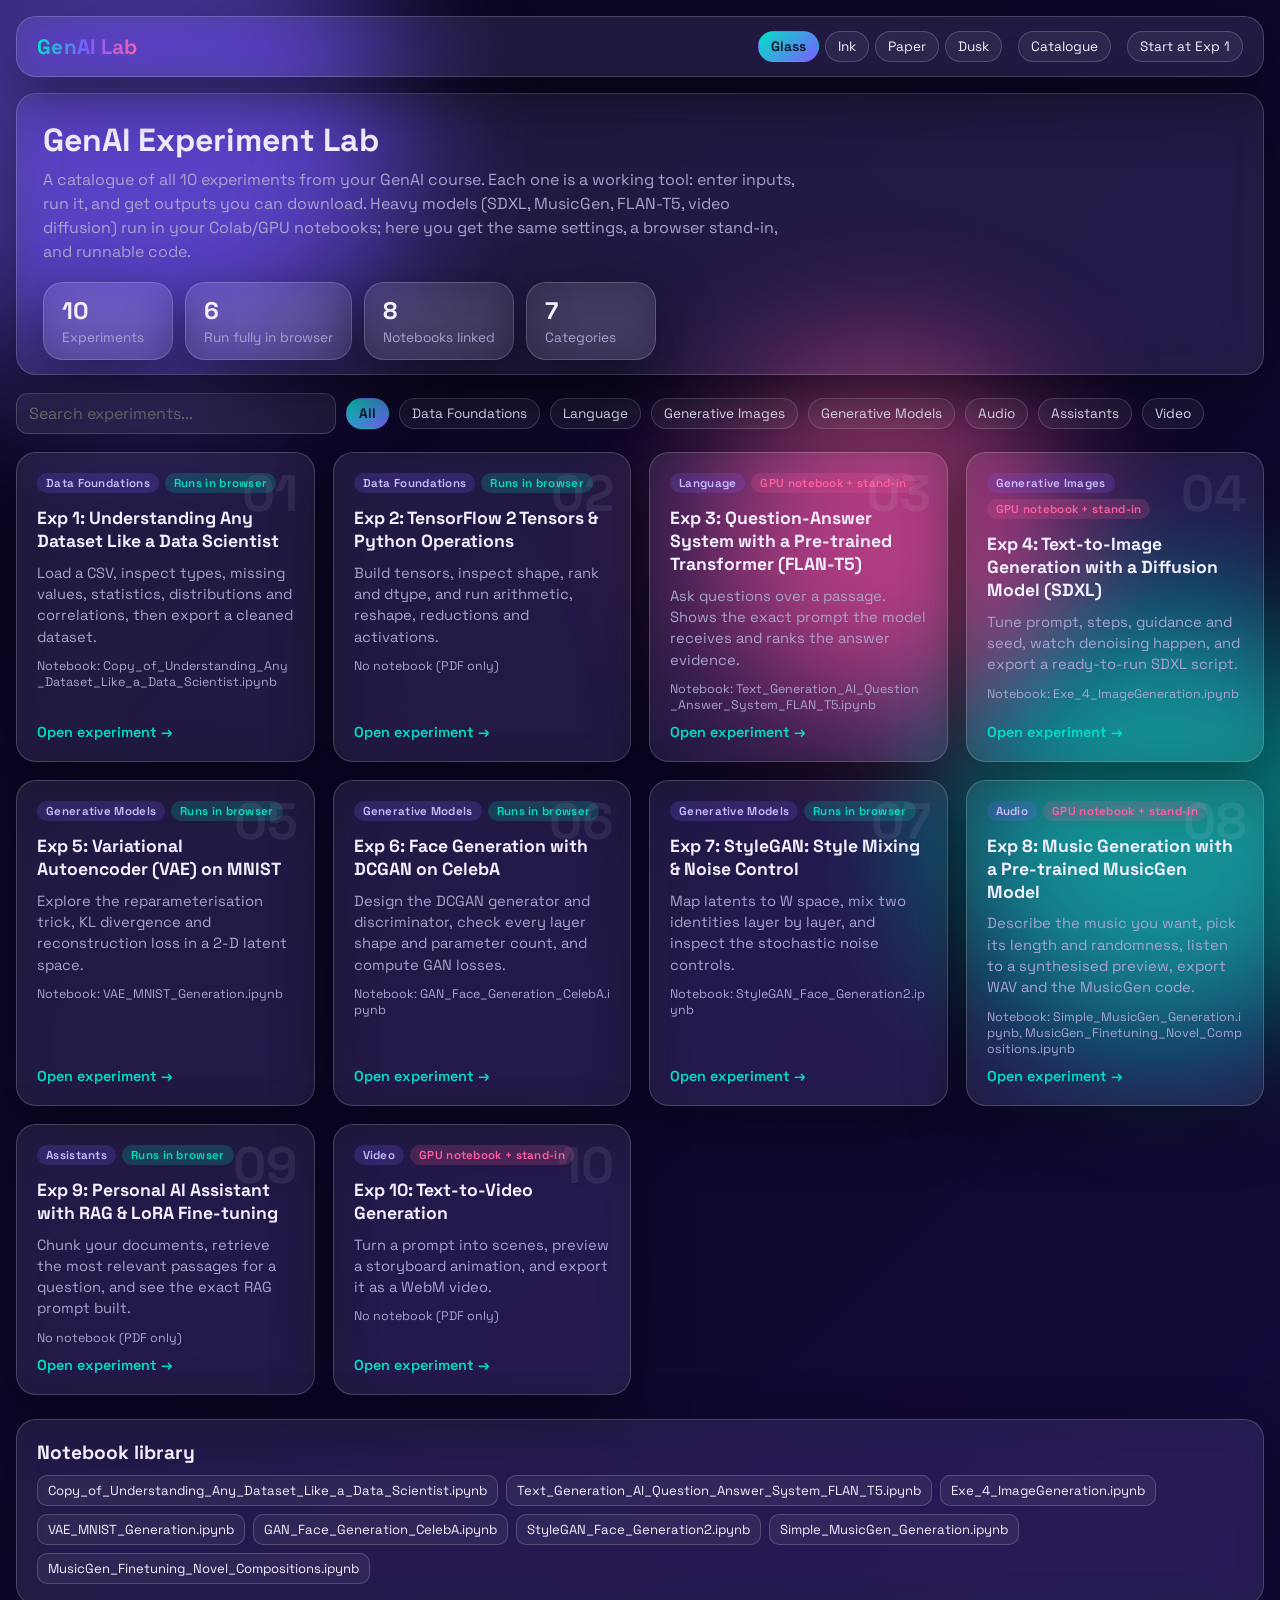
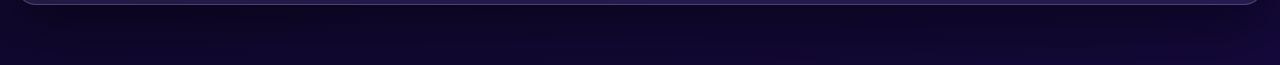
<file: GenAI_Lab/index.html>
<!doctype html>
<html lang="en">
<head>
<meta charset="utf-8">
<meta name="viewport" content="width=device-width,initial-scale=1">
<title>GenAI Experiment Lab</title>
<link rel="preconnect" href="https://fonts.googleapis.com">
<link rel="preconnect" href="https://fonts.gstatic.com" crossorigin>
<link href="https://fonts.googleapis.com/css2?family=Space+Grotesk:wght@400;500;600;700&display=swap" rel="stylesheet">
<link rel="stylesheet" href="css/glass.css">
<link rel="stylesheet" href="css/themes.css">
</head>
<body>
<div class="orb a"></div><div class="orb b"></div><div class="orb c"></div>
<header class="top glass">
  <div class="brand">GenAI Lab</div>
  <span class="spacer"></span>
  <div class="theme-switch" role="group" aria-label="Theme" style="display:flex;gap:6px;flex-wrap:wrap">
    <button class="chip" data-theme-pick="glass">Glass</button>
    <button class="chip" data-theme-pick="ink">Ink</button>
    <button class="chip" data-theme-pick="paper">Paper</button>
    <button class="chip" data-theme-pick="dusk">Dusk</button>
  </div>
  <a class="chip" href="#/">Catalogue</a>
  <a class="chip" href="#/exp/1">Start at Exp 1</a>
</header>
<main id="view"></main>
<div id="toast" class="toast glass"></div>
<script src="js/core.js"></script>
<script src="js/text.js"></script>
<script src="js/data.js"></script>
<script src="js/models.js"></script>
<script src="js/creative.js"></script>
</body>
</html>
</file>
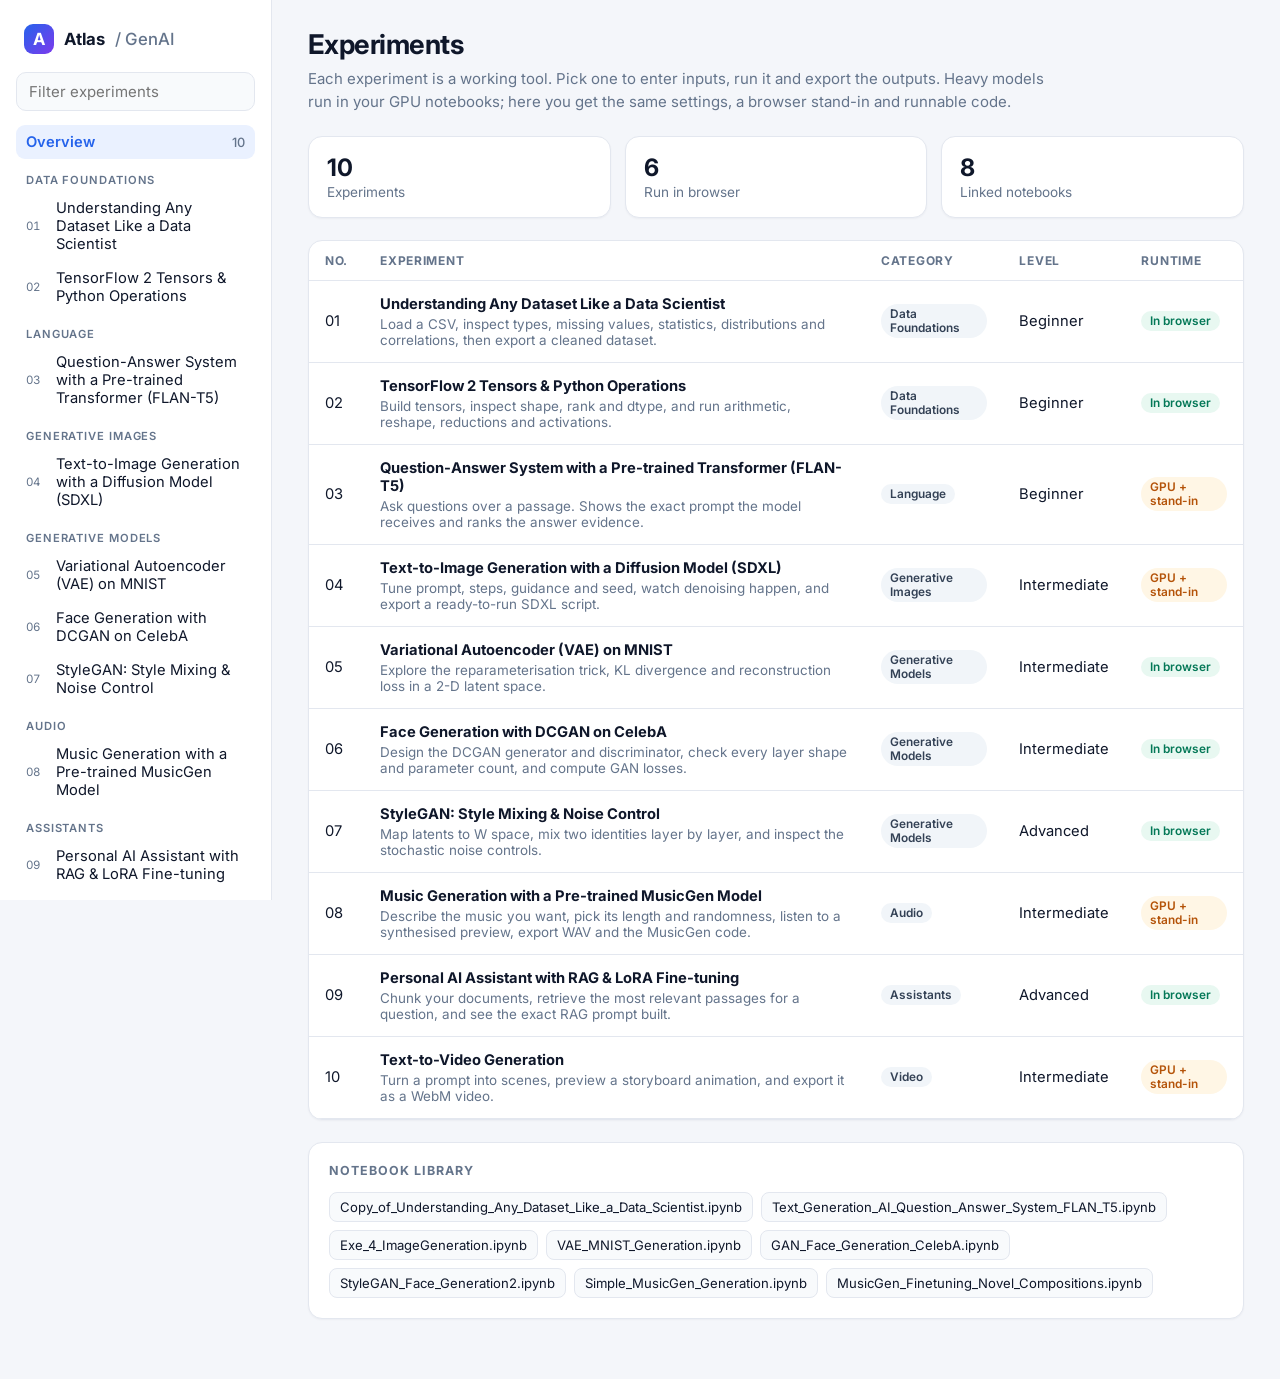
<file: GenAI_Lab_Atlas/index.html>
<!doctype html>
<html lang="en">
<head>
<meta charset="utf-8">
<meta name="viewport" content="width=device-width,initial-scale=1">
<title>Atlas · GenAI Lab</title>
<link rel="preconnect" href="https://fonts.googleapis.com">
<link rel="preconnect" href="https://fonts.gstatic.com" crossorigin>
<link href="https://fonts.googleapis.com/css2?family=Inter:wght@400;500;600;700&display=swap" rel="stylesheet">
<link rel="stylesheet" href="css/app.css">
</head>
<body>
<div class="app">
  <aside class="sidebar">
    <div class="brand"><span class="logo">A</span> Atlas <span style="color:#64748b;font-weight:500">/ GenAI</span></div>
    <input id="q" type="search" placeholder="Filter experiments">
    <nav id="nav"></nav>
    <div class="side-foot">Browse, run and export all 10 experiments.</div>
  </aside>
  <main class="content" id="main"></main>
</div>
<div id="toast" class="toast hidden"></div>
<script src="js/helpers.js"></script>
<script src="js/text.js"></script>
<script src="js/data.js"></script>
<script src="js/models.js"></script>
<script src="js/creative.js"></script>
<script src="js/app.js"></script>
</body>
</html>
</file>
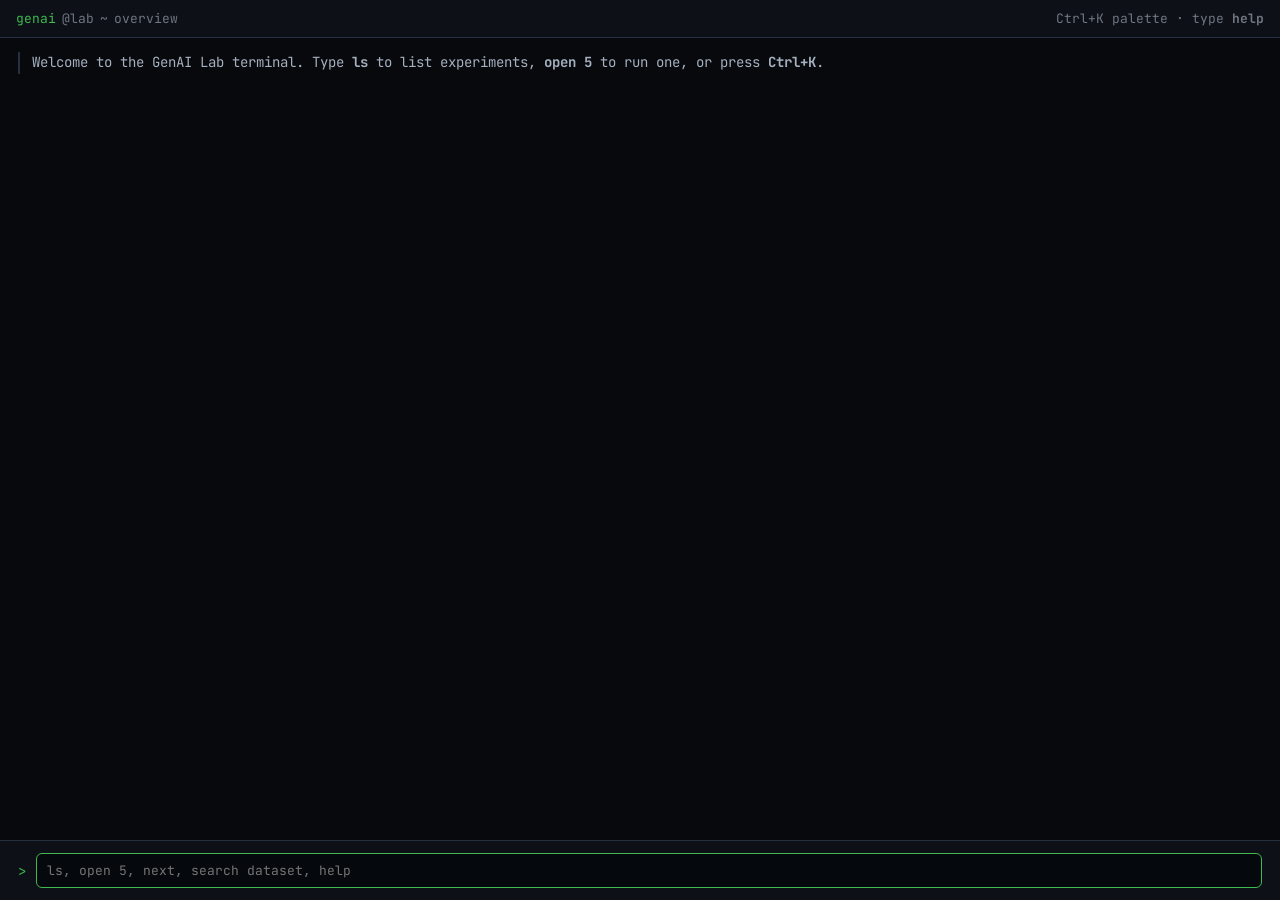
<file: GenAI_Lab_Command/index.html>
<!doctype html>
<html lang="en">
<head>
<meta charset="utf-8">
<meta name="viewport" content="width=device-width,initial-scale=1">
<title>Terminal · GenAI Lab</title>
<link rel="preconnect" href="https://fonts.googleapis.com">
<link rel="preconnect" href="https://fonts.gstatic.com" crossorigin>
<link href="https://fonts.googleapis.com/css2?family=JetBrains+Mono:wght@400;600&display=swap" rel="stylesheet">
<link rel="stylesheet" href="css/app.css">
</head>
<body>
<div class="shell">
  <header class="bar"><span class="g">genai</span><span class="m">@lab</span> <span class="m">~</span> <span class="m" id="ctx">overview</span><span class="spacer"></span><span class="m">Ctrl+K palette &middot; type <b>help</b></span></header>
  <main id="log" class="log" aria-live="polite"></main>
  <form id="form" class="prompt" autocomplete="off">
    <span class="g">&gt;</span><input id="cmd" type="text" placeholder="ls, open 5, next, search dataset, help" spellcheck="false" autofocus>
  </form>
</div>
<div id="pal" class="pal hidden" role="dialog" aria-label="Command palette">
  <div class="pal-box">
    <input id="palq" type="text" placeholder="Jump to experiment..." autocomplete="off">
    <ul id="pallist"></ul>
    <div class="pal-foot">&uarr;&darr; move &middot; Enter open &middot; Esc close</div>
  </div>
</div>
<div id="toast" class="toast hidden"></div>
<script src="js/helpers.js"></script>
<script src="js/text.js"></script>
<script src="js/data.js"></script>
<script src="js/models.js"></script>
<script src="js/creative.js"></script>
<script src="js/app.js"></script>
</body>
</html>
</file>
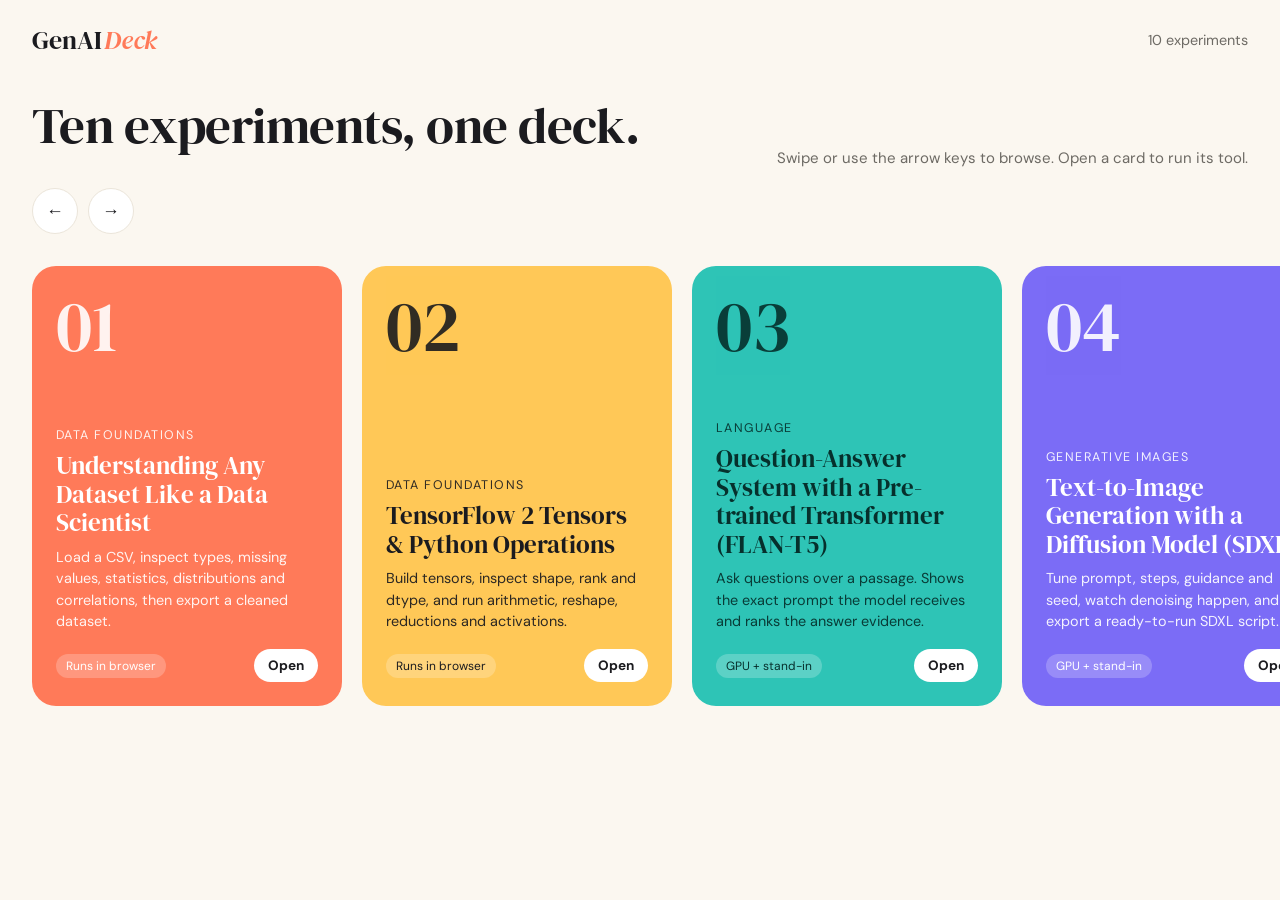
<file: GenAI_Lab_Deck/index.html>
<!doctype html>
<html lang="en">
<head>
<meta charset="utf-8">
<meta name="viewport" content="width=device-width,initial-scale=1">
<title>Deck · GenAI Lab</title>
<link rel="preconnect" href="https://fonts.googleapis.com">
<link rel="preconnect" href="https://fonts.gstatic.com" crossorigin>
<link href="https://fonts.googleapis.com/css2?family=DM+Sans:wght@400;500;700&family=DM+Serif+Display&display=swap" rel="stylesheet">
<link rel="stylesheet" href="css/app.css">
</head>
<body>
<header class="top">
  <div class="brand">GenAI<em>Deck</em></div>
  <div class="count" id="count">10 experiments</div>
</header>

<section id="home" class="home">
  <div class="home-intro">
    <h1>Ten experiments, one deck.</h1>
    <p>Swipe or use the arrow keys to browse. Open a card to run its tool.</p>
    <div class="nav-arrows">
      <button class="round" id="prev-card" aria-label="Previous">&larr;</button>
      <button class="round" id="next-card" aria-label="Next">&rarr;</button>
    </div>
  </div>
  <div class="track" id="track"></div>
</section>

<section id="stage" class="stage hidden">
  <div class="stage-top" id="stage-top"></div>
  <div class="stage-body" id="stage-body"></div>
  <div class="stage-foot">
    <button class="round" id="s-prev" aria-label="Previous experiment">&larr;</button>
    <div class="dots" id="dots"></div>
    <button class="round" id="s-next" aria-label="Next experiment">&rarr;</button>
  </div>
</section>

<div id="toast" class="toast hidden"></div>
<script src="js/helpers.js"></script>
<script src="js/text.js"></script>
<script src="js/data.js"></script>
<script src="js/models.js"></script>
<script src="js/creative.js"></script>
<script src="js/app.js"></script>
</body>
</html>
</file>
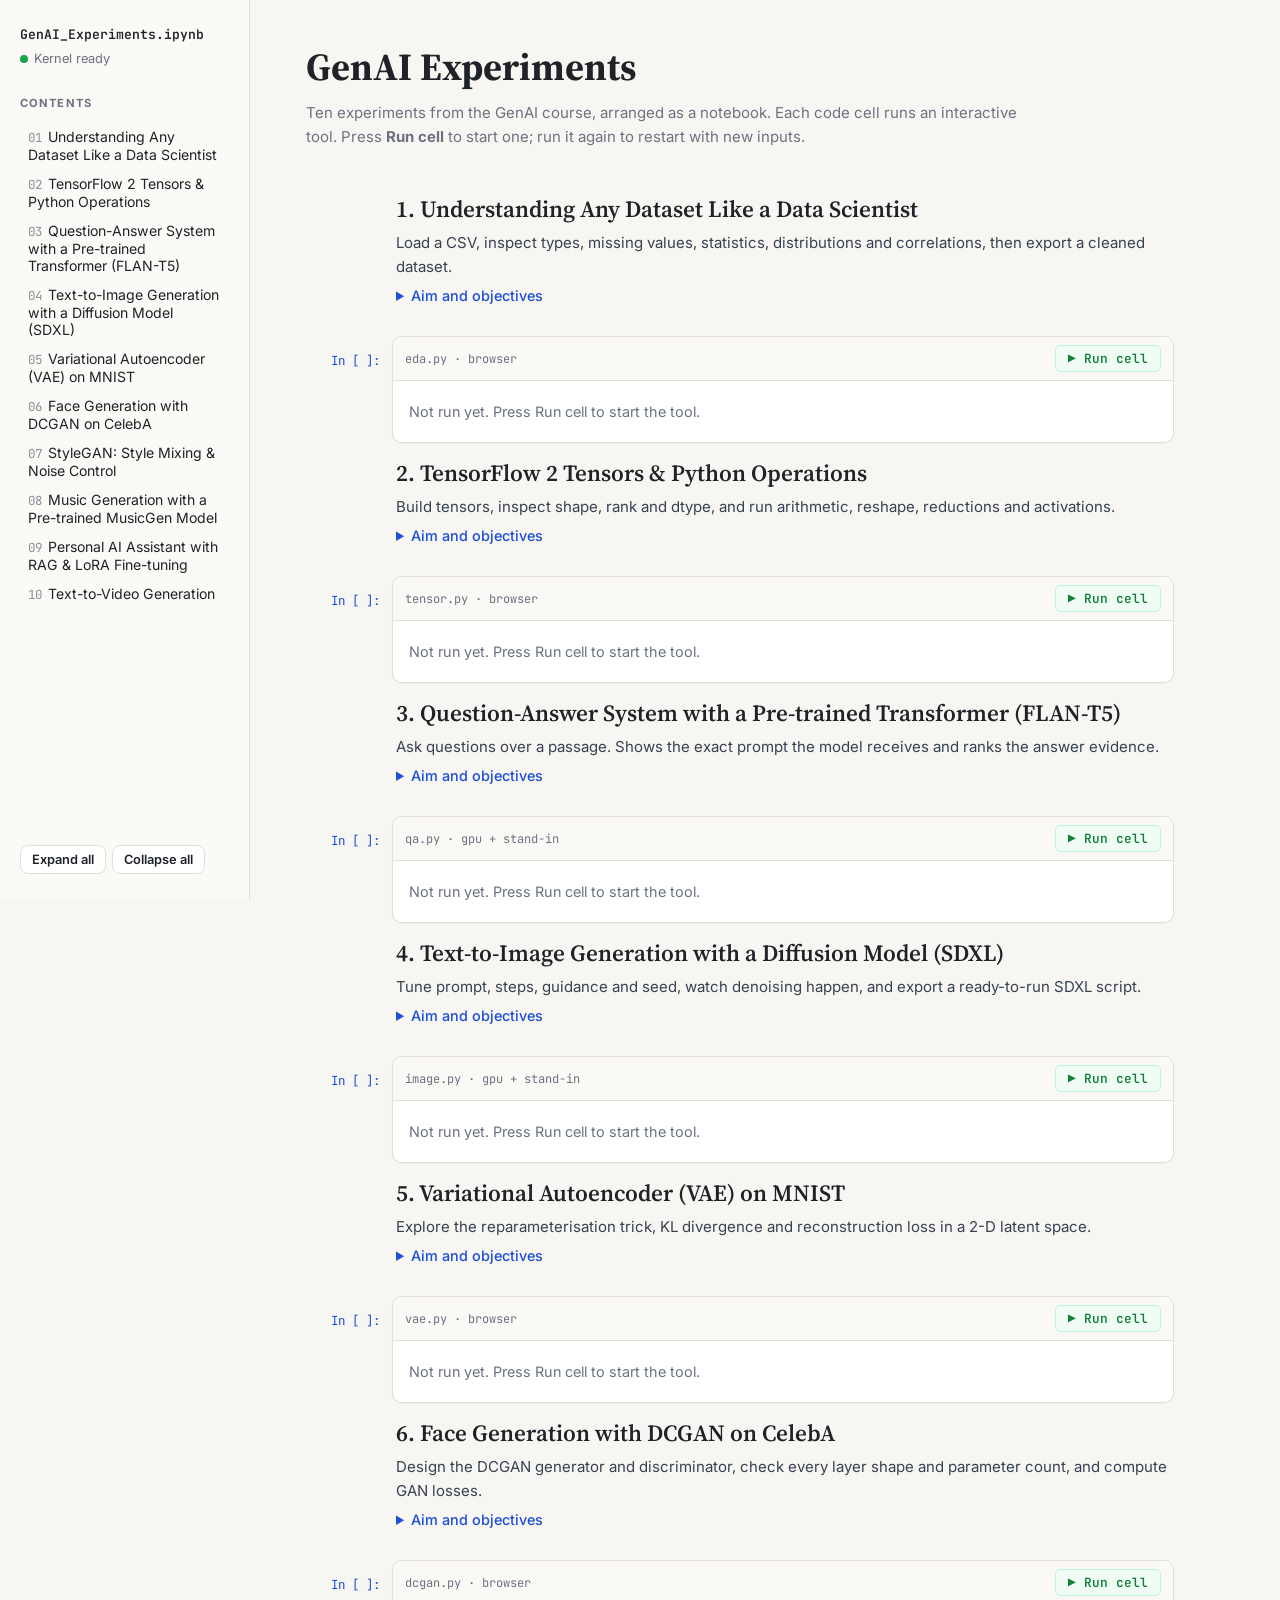
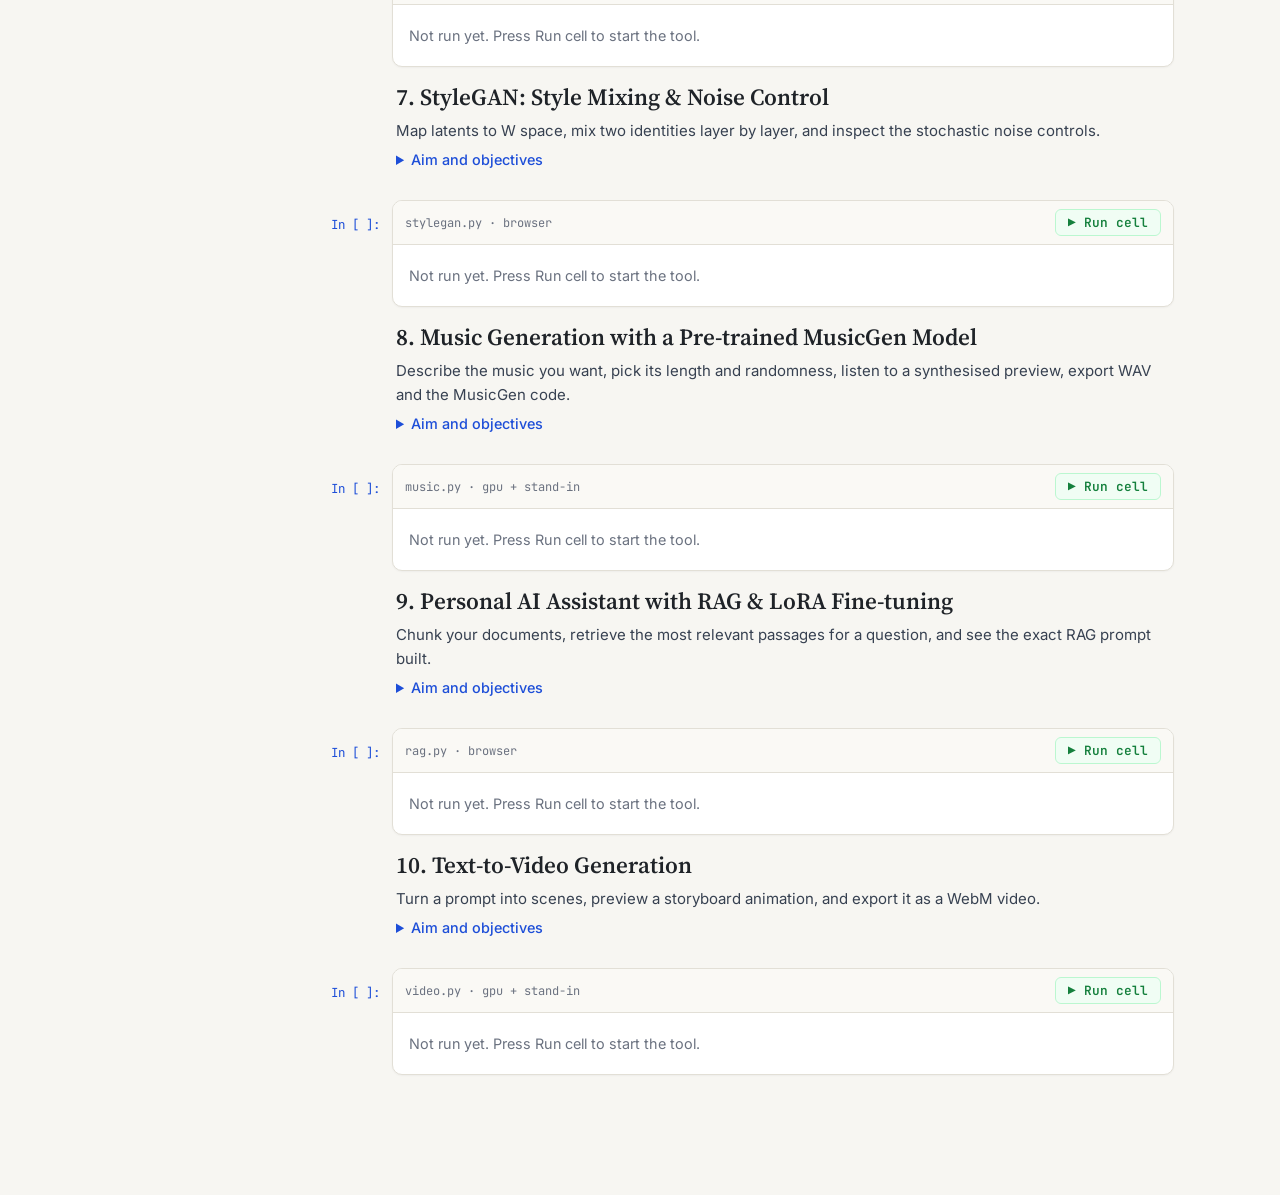
<file: GenAI_Lab_Notebook/index.html>
<!doctype html>
<html lang="en">
<head>
<meta charset="utf-8">
<meta name="viewport" content="width=device-width,initial-scale=1">
<title>Notebook · GenAI Lab</title>
<link rel="preconnect" href="https://fonts.googleapis.com">
<link rel="preconnect" href="https://fonts.gstatic.com" crossorigin>
<link href="https://fonts.googleapis.com/css2?family=Source+Serif+4:opsz,wght@8..60,400;8..60,600;8..60,700&family=JetBrains+Mono:wght@400;600&family=Inter:wght@400;500;600&display=swap" rel="stylesheet">
<link rel="stylesheet" href="css/app.css">
</head>
<body>
<div class="layout">
  <aside class="toc">
    <div class="nb-title">GenAI_Experiments.ipynb</div>
    <div class="kernel"><span class="dot"></span> Kernel ready</div>
    <h5>Contents</h5>
    <nav id="toc"></nav>
    <div class="toc-actions">
      <button class="btn ghost small" id="expand">Expand all</button>
      <button class="btn ghost small" id="collapse">Collapse all</button>
    </div>
  </aside>
  <main class="nb" id="nb">
    <header class="nb-head">
      <h1>GenAI Experiments</h1>
      <p>Ten experiments from the GenAI course, arranged as a notebook. Each code cell runs an interactive tool. Press <b>Run cell</b> to start one; run it again to restart with new inputs.</p>
    </header>
    <div id="cells"></div>
  </main>
</div>
<div id="toast" class="toast hidden"></div>
<script src="js/helpers.js"></script>
<script src="js/text.js"></script>
<script src="js/data.js"></script>
<script src="js/models.js"></script>
<script src="js/creative.js"></script>
<script src="js/app.js"></script>
</body>
</html>
</file>
<file: GenAI_Lab/css/glass.css>
:root{
  --bg1:#0b0720; --bg2:#14093a; --accent:#7c5cff; --accent2:#00e1c4; --accent3:#ff5fa2;
  --text:#f2efff; --muted:#a9a3cf; --glass:rgba(255,255,255,.08); --glass-border:rgba(255,255,255,.18);
  --radius:20px; --shadow:0 20px 60px rgba(0,0,0,.45);
}
*{box-sizing:border-box}
html,body{margin:0;min-height:100%}
body{
  font-family:"Space Grotesk",system-ui,-apple-system,Segoe UI,Roboto,sans-serif;
  color:var(--text);background:linear-gradient(135deg,var(--bg1),var(--bg2));
  overflow-x:hidden;
}
.orb{position:fixed;border-radius:50%;filter:blur(70px);opacity:.55;z-index:-1;animation:float 18s ease-in-out infinite}
.orb.a{width:520px;height:520px;background:var(--accent);top:-120px;left:-120px}
.orb.b{width:440px;height:440px;background:var(--accent2);bottom:-140px;right:-100px;animation-delay:-6s}
.orb.c{width:360px;height:360px;background:var(--accent3);top:40%;left:55%;animation-delay:-11s}
@keyframes float{0%,100%{transform:translate(0,0) scale(1)}50%{transform:translate(40px,-30px) scale(1.08)}}
.glass{
  background:var(--glass);border:1px solid var(--glass-border);border-radius:var(--radius);
  backdrop-filter:blur(18px) saturate(140%);-webkit-backdrop-filter:blur(18px) saturate(140%);
  box-shadow:var(--shadow);
}
header.top{position:sticky;top:0;z-index:10;margin:16px;padding:14px 20px;display:flex;align-items:center;gap:16px;flex-wrap:wrap}
.brand{font-weight:700;font-size:1.3rem;letter-spacing:.3px;background:linear-gradient(90deg,var(--accent2),var(--accent),var(--accent3));-webkit-background-clip:text;background-clip:text;color:transparent}
.spacer{flex:1}
input,select,textarea,button{font:inherit;color:var(--text)}
input[type=text],input[type=number],input[type=search],select,textarea{
  background:var(--field,rgba(255,255,255,.07));border:1px solid var(--glass-border);border-radius:12px;padding:9px 12px;outline:none;width:100%;
}
input:focus,select:focus,textarea:focus{border-color:var(--accent2);box-shadow:0 0 0 3px rgba(0,225,196,.15)}
textarea{min-height:90px;resize:vertical;font-family:ui-monospace,Consolas,monospace;font-size:.88rem}
select option{background:#1a1040}
.btn{
  border:none;cursor:pointer;color:var(--on-accent,#fff);padding:10px 18px;border-radius:999px;font-weight:600;
  background:linear-gradient(135deg,var(--accent),var(--accent3));box-shadow:0 8px 24px rgba(124,92,255,.35);
  transition:transform .15s,box-shadow .15s;
}
.btn:hover{transform:translateY(-2px);box-shadow:0 12px 30px rgba(124,92,255,.5)}
.btn.ghost{background:rgba(255,255,255,.08);border:1px solid var(--glass-border);box-shadow:none}
.btn.small{padding:6px 12px;font-size:.85rem}
.chip{padding:6px 12px;border-radius:999px;border:1px solid var(--glass-border);background:var(--chip,rgba(255,255,255,.06));cursor:pointer;font-size:.85rem}
.chip.on{background:linear-gradient(135deg,var(--accent2),var(--accent));color:var(--on-accent,#06131a);border-color:transparent;font-weight:600}
.badge{display:inline-block;padding:3px 9px;border-radius:999px;font-size:.72rem;font-weight:600;letter-spacing:.3px}
.badge.browser{background:var(--badge-a,rgba(0,225,196,.18));color:var(--badge-a-fg,var(--accent2))}
.badge.gpu{background:var(--badge-b,rgba(255,95,162,.18));color:var(--badge-b-fg,var(--accent3))}
.badge.cat{background:rgba(124,92,255,.2);color:#cbbcff}
main{padding:0 16px 60px;max-width:1280px;margin:0 auto}
.hero{padding:26px 26px 8px}
.hero h1{margin:0 0 8px;font-size:2rem}
.hero p{margin:0;color:var(--muted);max-width:760px;line-height:1.5}
.stats{display:flex;gap:12px;flex-wrap:wrap;margin:18px 0 6px}
.stat{padding:12px 18px;min-width:130px}
.stat b{display:block;font-size:1.5rem}
.stat span{color:var(--muted);font-size:.85rem}
.toolbar{display:flex;gap:10px;flex-wrap:wrap;align-items:center;margin:18px 0}
.toolbar input[type=search]{max-width:320px}
.grid{display:grid;grid-template-columns:repeat(auto-fill,minmax(290px,1fr));gap:18px;margin-top:10px}
.card{padding:20px;cursor:pointer;transition:transform .2s,border-color .2s;position:relative;overflow:hidden;display:flex;flex-direction:column;gap:10px}
.card:hover{transform:translateY(-4px);border-color:var(--hover-line,rgba(0,225,196,.5))}
.card .num{position:absolute;right:16px;top:8px;font-size:3.2rem;font-weight:700;opacity:.08}
.card h3{margin:4px 0 0;font-size:1.1rem;line-height:1.3}
.card p{margin:0;color:var(--muted);font-size:.92rem;line-height:1.45}
.card .meta{display:flex;gap:6px;flex-wrap:wrap}
.card .nb{font-size:.78rem;color:var(--muted);word-break:break-all}
.card .open{margin-top:auto;color:var(--accent2);font-weight:600;font-size:.9rem}
.notebooks{padding:20px;margin-top:24px}
.notebooks h2{margin:0 0 10px;font-size:1.2rem}
.nbgrid{display:flex;flex-wrap:wrap;gap:8px}
.nbgrid span{font-size:.82rem;padding:6px 10px;border-radius:10px;background:var(--chip,rgba(255,255,255,.06));border:1px solid var(--glass-border)}
/* workspace */
.ws-head{padding:22px 24px;margin-bottom:16px}
.ws-head h2{margin:6px 0 6px;font-size:1.6rem}
.ws-head p{margin:0;color:var(--muted);line-height:1.5}
.about{margin-top:12px}
.about summary{cursor:pointer;color:var(--accent2);font-weight:600}
.about ul{margin:8px 0 0 18px;color:var(--muted);line-height:1.55}
.ws{display:grid;grid-template-columns:minmax(300px,380px) 1fr;gap:16px;align-items:start}
@media(max-width:900px){.ws{grid-template-columns:1fr}}
.panel{padding:20px}
.panel h4{margin:0 0 12px;font-size:1rem;letter-spacing:.4px;text-transform:uppercase;color:var(--muted)}
.field{display:flex;flex-direction:column;gap:6px;margin-bottom:14px}
.field label{font-size:.85rem;color:var(--muted);display:flex;justify-content:space-between}
.field output{color:var(--accent2);font-weight:600}
.row{display:flex;gap:10px;flex-wrap:wrap}
.row>*{flex:1 1 120px}
input[type=range]{width:100%;accent-color:var(--accent2)}
input[type=checkbox]{accent-color:var(--accent2)}
.hint{font-size:.8rem;color:var(--muted);margin-top:-6px}
.kpis{display:grid;grid-template-columns:repeat(auto-fit,minmax(130px,1fr));gap:10px;margin-bottom:14px}
.kpi{padding:12px;border-radius:14px;background:var(--kpi,rgba(255,255,255,.06));border:1px solid var(--glass-border)}
.kpi b{display:block;font-size:1.25rem;color:var(--accent2)}
.kpi span{font-size:.78rem;color:var(--muted)}
table.data{width:100%;border-collapse:collapse;font-size:.85rem;margin-bottom:14px}
table.data th,table.data td{padding:7px 9px;border-bottom:1px solid var(--line,rgba(255,255,255,.1));text-align:right;white-space:nowrap}
table.data th:first-child,table.data td:first-child{text-align:left}
table.data th{color:var(--muted);font-weight:600}
.scroll{overflow-x:auto}
pre.code{background:rgba(0,0,0,.35);border:1px solid var(--glass-border);border-radius:14px;padding:14px;overflow-x:auto;font-size:.8rem;line-height:1.5;margin:0;font-family:ui-monospace,Consolas,monospace;white-space:pre}
pre.out{background:rgba(0,0,0,.3);border-radius:12px;padding:12px;font-family:ui-monospace,Consolas,monospace;font-size:.85rem;overflow-x:auto;white-space:pre;margin:0 0 12px}
canvas{max-width:100%;border-radius:14px;background:rgba(0,0,0,.25)}
.actions{display:flex;gap:10px;flex-wrap:wrap;margin:10px 0}
.msg{font-size:.85rem;color:var(--accent3);margin:6px 0}
.note{font-size:.82rem;color:var(--muted);line-height:1.5;margin-top:10px}
.hl{background:var(--hl,rgba(0,225,196,.3));border-radius:4px;padding:0 2px}
.toast{position:fixed;bottom:20px;left:50%;transform:translateX(-50%);padding:12px 20px;z-index:50;display:none}
.hidden{display:none!important}
.heat td{min-width:44px;font-size:.78rem}
a.chip{text-decoration:none;color:var(--text)}
</file>
<file: GenAI_Lab/css/themes.css>
/* ==========================================================================
   Three alternative UIs. Each uses only two colours plus glass layering.
   Selected with <html data-theme="ink|paper|dusk">; default is glass.css.
   ========================================================================== */

/* ---------- 1. INK: near-black + acid lime ---------- */
html[data-theme="ink"]{
  --bg1:#0b0b0c; --bg2:#0b0b0c; --text:#f5f5f2; --muted:#7d7d78;
  --glass:linear-gradient(180deg,rgba(255,255,255,.055),rgba(255,255,255,.012));
  --glass-border:rgba(255,255,255,.08);
  --accent:#d7ff3f; --accent2:#d7ff3f; --accent3:#d7ff3f;
  --on-accent:#0b0b0c; --field:rgba(255,255,255,.04); --chip:rgba(255,255,255,.03);
  --line:rgba(255,255,255,.08); --kpi:rgba(255,255,255,.03);
  --badge-a:rgba(215,255,63,.12); --badge-a-fg:#d7ff3f;
  --badge-b:rgba(255,255,255,.07); --badge-b-fg:#f5f5f2;
  --hover-line:rgba(215,255,63,.5); --hl:rgba(215,255,63,.25);
  --radius:16px; --shadow:inset 0 1px 0 rgba(255,255,255,.06),0 40px 80px -40px rgba(0,0,0,.9);
}
html[data-theme="ink"] body{
  background-color:#0b0b0c;
  background-image:linear-gradient(rgba(255,255,255,.03) 1px,transparent 1px),linear-gradient(90deg,rgba(255,255,255,.03) 1px,transparent 1px);
  background-size:56px 56px;
}
html[data-theme="ink"] .orb{display:none}
html[data-theme="ink"] .glass{
  position:relative; backdrop-filter:blur(26px) saturate(115%); -webkit-backdrop-filter:blur(26px) saturate(115%);
  background:linear-gradient(180deg,rgba(255,255,255,.055),rgba(255,255,255,.012));
  box-shadow:inset 0 1px 0 rgba(255,255,255,.06),0 40px 80px -40px rgba(0,0,0,.9);
}
/* inner plate: a second glass layer sitting inside each panel */
html[data-theme="ink"] .glass::before{
  content:""; position:absolute; inset:6px; border-radius:calc(var(--radius) - 6px);
  border:1px solid rgba(255,255,255,.04); pointer-events:none;
}
html[data-theme="ink"] .brand{color:var(--accent);background:none;-webkit-text-fill-color:var(--accent);letter-spacing:-.02em}
html[data-theme="ink"] .hero h1{letter-spacing:-.03em;font-weight:600}
html[data-theme="ink"] .card:hover{box-shadow:0 0 0 1px var(--hover-line),0 30px 60px -30px rgba(215,255,63,.25)}
html[data-theme="ink"] .btn{box-shadow:none}
html[data-theme="ink"] .btn:hover{box-shadow:0 0 0 4px rgba(215,255,63,.15)}
html[data-theme="ink"] .btn.ghost{background:transparent}
html[data-theme="ink"] .card .open,
html[data-theme="ink"] .about summary{color:var(--accent)}
html[data-theme="ink"] .card .num{color:var(--accent);opacity:.12}
html[data-theme="ink"] pre.code{background:#050505}

/* ---------- 2. PAPER: warm ivory + deep indigo, light frosted glass ---------- */
html[data-theme="paper"]{
  --bg1:#f3efe6; --bg2:#f3efe6; --text:#1c1a4a; --muted:#6b6890;
  --glass:rgba(255,255,255,.55); --glass-border:rgba(28,26,74,.09);
  --accent:#2b2a7a; --accent2:#2b2a7a; --accent3:#2b2a7a;
  --on-accent:#f3efe6; --field:rgba(255,255,255,.75); --chip:rgba(255,255,255,.5);
  --line:rgba(28,26,74,.12); --kpi:rgba(255,255,255,.55);
  --badge-a:rgba(43,42,122,.1); --badge-a-fg:#2b2a7a;
  --badge-b:rgba(28,26,74,.14); --badge-b-fg:#1c1a4a;
  --hover-line:rgba(43,42,122,.4); --hl:rgba(43,42,122,.16);
  --radius:22px; --shadow:0 1px 0 rgba(255,255,255,.9) inset,0 2px 6px rgba(28,26,74,.05),0 24px 48px -24px rgba(28,26,74,.28);
}
html[data-theme="paper"] body{background-color:#f3efe6;background-image:radial-gradient(rgba(28,26,74,.06) 1px,transparent 1px);background-size:22px 22px}
html[data-theme="paper"] .orb.a{background:#2b2a7a;opacity:.10;width:620px;height:620px}
html[data-theme="paper"] .orb.b{background:#c9c4ef;opacity:.35}
html[data-theme="paper"] .orb.c{background:#ffffff;opacity:.5}
html[data-theme="paper"] .glass{
  position:relative; backdrop-filter:blur(20px) saturate(120%); -webkit-backdrop-filter:blur(20px) saturate(120%);
  box-shadow:0 1px 0 rgba(255,255,255,.9) inset,0 2px 6px rgba(28,26,74,.05),0 24px 48px -24px rgba(28,26,74,.28);
}
/* stacked sheet beneath each non-card panel: layered paper look */
html[data-theme="paper"] .glass:not(.card):not(.top)::after{
  content:""; position:absolute; left:14px; right:14px; bottom:-10px; height:100%; z-index:-1;
  border-radius:inherit; background:rgba(43,42,122,.07); border:1px solid rgba(28,26,74,.06);
}
html[data-theme="paper"] .brand{color:var(--accent);background:none;-webkit-text-fill-color:var(--accent);font-weight:700;letter-spacing:-.02em}
html[data-theme="paper"] .hero h1{letter-spacing:-.03em;font-weight:600;color:var(--accent)}
html[data-theme="paper"] .card{box-shadow:0 1px 0 rgba(255,255,255,.9) inset,0 10px 26px -18px rgba(28,26,74,.35)}
html[data-theme="paper"] .card:hover{box-shadow:0 1px 0 rgba(255,255,255,.9) inset,0 22px 40px -20px rgba(28,26,74,.4)}
html[data-theme="paper"] .btn{box-shadow:0 8px 20px -10px rgba(43,42,122,.6)}
html[data-theme="paper"] .btn.ghost{background:rgba(255,255,255,.6);color:var(--text);box-shadow:none}
html[data-theme="paper"] .card .num{color:var(--accent);opacity:.1}
html[data-theme="paper"] .toast{color:var(--on-accent);background:var(--accent)}
html[data-theme="paper"] pre.code{background:#1c1a4a;color:#f3efe6}
html[data-theme="paper"] .msg{color:var(--accent)}

/* ---------- 3. DUSK: deep navy + coral, glass with coral edge light ---------- */
html[data-theme="dusk"]{
  --bg1:#0c1224; --bg2:#0c1224; --text:#f3efe9; --muted:#8e97b5;
  --glass:linear-gradient(160deg,rgba(255,255,255,.06),rgba(255,255,255,.015));
  --glass-border:rgba(255,122,89,.16);
  --accent:#ff7a59; --accent2:#ff7a59; --accent3:#ff7a59;
  --on-accent:#140a08; --field:rgba(255,255,255,.05); --chip:rgba(255,255,255,.04);
  --line:rgba(255,255,255,.08); --kpi:rgba(255,255,255,.04);
  --badge-a:rgba(255,122,89,.16); --badge-a-fg:#ff9a7e;
  --badge-b:rgba(255,255,255,.08); --badge-b-fg:#f3efe9;
  --hover-line:rgba(255,122,89,.55); --hl:rgba(255,122,89,.28);
  --radius:20px; --shadow:inset 0 1px 0 rgba(255,122,89,.35),0 30px 60px -30px rgba(0,0,0,.6);
}
html[data-theme="dusk"] body{background-color:#0c1224}
html[data-theme="dusk"] .orb.a{background:#ff7a59;opacity:.22}
html[data-theme="dusk"] .orb.b{background:#1e2a52;opacity:.9}
html[data-theme="dusk"] .orb.c{background:#ff7a59;opacity:.10}
html[data-theme="dusk"] .glass{
  position:relative; backdrop-filter:blur(22px) saturate(130%); -webkit-backdrop-filter:blur(22px) saturate(130%);
  box-shadow:inset 0 1px 0 rgba(255,122,89,.35),0 30px 60px -30px rgba(0,0,0,.6);
}
/* second glass plate offset inside each panel, with a coral rim */
html[data-theme="dusk"] .glass::before{
  content:""; position:absolute; inset:8px; border-radius:calc(var(--radius) - 8px);
  border:1px solid rgba(255,122,89,.07); pointer-events:none;
}
html[data-theme="dusk"] .brand{color:var(--accent);background:none;-webkit-text-fill-color:var(--accent);font-weight:700}
html[data-theme="dusk"] .hero h1{font-weight:700;letter-spacing:-.02em}
html[data-theme="dusk"] .btn{box-shadow:0 10px 24px -10px rgba(255,122,89,.7)}
html[data-theme="dusk"] .btn.ghost{box-shadow:none}
html[data-theme="dusk"] .card .open,
html[data-theme="dusk"] .about summary{color:var(--accent)}
html[data-theme="dusk"] .card .num{color:var(--accent);opacity:.12}
html[data-theme="dusk"] .card:hover{box-shadow:0 0 0 1px var(--hover-line),0 30px 60px -30px rgba(255,122,89,.35)}
html[data-theme="dusk"] pre.code{background:#080d1c}

/* ---- palette fixes: keep category badges and plot canvases inside each two-colour palette ---- */
html[data-theme="ink"] .badge.cat{background:rgba(255,255,255,.06);color:var(--text)}
html[data-theme="ink"] canvas{background:#050505}
html[data-theme="dusk"] .badge.cat{background:rgba(255,255,255,.07);color:var(--text)}
html[data-theme="dusk"] canvas{background:#080d1c}
html[data-theme="paper"] .badge.cat{background:rgba(43,42,122,.12);color:var(--accent)}
html[data-theme="paper"] canvas{background:#1c1a4a}
html[data-theme="paper"] header.top::after{display:none}
/* ghost buttons on dark themes need light text (the default button text is the dark on-accent colour) */
html[data-theme="ink"] .btn.ghost,
html[data-theme="dusk"] .btn.ghost{color:var(--text)}
</file>
<file: GenAI_Lab_Atlas/css/app.css>
/* ATLAS: light app shell with sidebar, workspace and info rail */
:root{--bg:#f4f6fa;--surface:#fff;--line:#e3e7ef;--text:#0f172a;--muted:#64748b;--accent:#2563eb;--accent-soft:#eaf1ff;--ok:#047857;--ok-bg:#e8f8f1;--warn:#b45309;--warn-bg:#fff6e5;--radius:14px}
*{box-sizing:border-box}
html,body{margin:0;height:100%}
body{font-family:Inter,system-ui,-apple-system,Segoe UI,Roboto,sans-serif;background:var(--bg);color:var(--text);font-size:15px}
a{color:inherit;text-decoration:none}
.app{display:grid;grid-template-columns:272px 1fr;min-height:100vh}
.sidebar{position:sticky;top:0;height:100vh;overflow:auto;background:var(--surface);border-right:1px solid var(--line);padding:20px 16px;display:flex;flex-direction:column;gap:14px}
.brand{display:flex;align-items:center;gap:10px;font-weight:700;font-size:1.05rem;padding:4px 8px}
.logo{width:30px;height:30px;border-radius:9px;background:linear-gradient(135deg,#2563eb,#7c3aed);color:#fff;display:grid;place-items:center;font-weight:700}
#q{width:100%;padding:9px 12px;border:1px solid var(--line);border-radius:10px;background:#f8fafc;font:inherit;color:var(--text);outline:none}
#q:focus{border-color:var(--accent);box-shadow:0 0 0 3px var(--accent-soft)}
.nav-home,.nav-item{display:flex;align-items:center;gap:10px;padding:8px 10px;border-radius:9px;color:var(--text);font-size:.92rem}
.nav-home{justify-content:space-between;font-weight:600}
.nav-home span{color:var(--muted);font-weight:500;font-size:.8rem}
.nav-item i{font-style:normal;font-size:.72rem;color:var(--muted);min-width:20px;font-variant-numeric:tabular-nums}
.nav-item:hover,.nav-home:hover{background:#f1f5f9}
.nav-item.active,.nav-home.active{background:var(--accent-soft);color:var(--accent);font-weight:600}
.nav-group h5{margin:14px 10px 4px;font-size:.7rem;text-transform:uppercase;letter-spacing:.08em;color:var(--muted);font-weight:600}
.side-foot{margin-top:auto;color:var(--muted);font-size:.8rem;padding:8px}
.content{padding:28px 36px 60px;min-width:0}
.page-head{margin-bottom:22px}
.crumb{font-size:.82rem;color:var(--muted);margin-bottom:6px}
.crumb a{color:var(--accent)}
.page-head h1{margin:0 0 6px;font-size:1.7rem;letter-spacing:-.02em}
.page-head p{margin:0;color:var(--muted);max-width:760px;line-height:1.55}
.stats{display:grid;grid-template-columns:repeat(auto-fit,minmax(170px,1fr));gap:14px;margin-bottom:22px}
.glass{background:var(--surface);border:1px solid var(--line);border-radius:var(--radius);box-shadow:0 1px 2px rgba(15,23,42,.04)}
.stat{padding:16px 18px}
.stat b{display:block;font-size:1.5rem}
.stat span{color:var(--muted);font-size:.85rem}
.tag{display:inline-block;padding:3px 9px;border-radius:999px;font-size:.74rem;font-weight:600}
.tag.ok{background:var(--ok-bg);color:var(--ok)}
.tag.warn{background:var(--warn-bg);color:var(--warn)}
.tag.cat{background:#f1f5f9;color:#334155}
table.list{width:100%;border-collapse:collapse;font-size:.92rem}
table.list th{text-align:left;font-size:.75rem;text-transform:uppercase;letter-spacing:.06em;color:var(--muted);padding:12px 16px;border-bottom:1px solid var(--line)}
table.list td{padding:14px 16px;border-bottom:1px solid var(--line);vertical-align:middle}
table.list tr.row-link{cursor:pointer}
table.list tr.row-link:hover td{background:#f8fafc}
.table-wrap{overflow:hidden;margin-bottom:22px}
.table-wrap h4,.rail h4{margin:0}
.nblist{display:flex;flex-wrap:wrap;gap:8px;list-style:none;padding:0;margin:0}
.nblist li{font-size:.82rem;padding:6px 10px;border:1px solid var(--line);border-radius:8px;background:#f8fafc}
.workspace{display:flex;flex-direction:column;gap:20px;min-width:0}
.tool{min-width:0;display:grid;grid-template-columns:minmax(260px,340px) 1fr;gap:16px;align-items:start}
.rail{padding:22px 24px;display:grid;grid-template-columns:repeat(auto-fit,minmax(230px,1fr));gap:4px 32px;font-size:.9rem;line-height:1.55;color:#334155}
.rail h4{font-size:.75rem;text-transform:uppercase;letter-spacing:.07em;color:var(--muted);margin:16px 0 6px}
.rail h4:first-child{margin-top:0}
.rail ul{padding-left:18px;margin:0}
.rail .prev-next{display:flex;gap:8px;margin-top:6px;grid-column:1/-1}
/* tool kit */
.panel{padding:20px}
.panel>h4{margin:0 0 14px;font-size:.78rem;text-transform:uppercase;letter-spacing:.08em;color:var(--muted)}
.field{display:flex;flex-direction:column;gap:6px;margin-bottom:14px}
.field>label{font-size:.85rem;color:#334155;display:flex;justify-content:space-between;font-weight:500}
.field output{color:var(--accent);font-weight:600}
input[type=text],input[type=number],input[type=search],select,textarea{width:100%;padding:9px 11px;border:1px solid var(--line);border-radius:10px;background:#fff;font:inherit;color:var(--text);outline:none}
input:focus,select:focus,textarea:focus{border-color:var(--accent);box-shadow:0 0 0 3px var(--accent-soft)}
textarea{min-height:88px;resize:vertical;font-family:ui-monospace,Consolas,monospace;font-size:.85rem}
input[type=range]{width:100%;accent-color:var(--accent)}
input[type=checkbox]{accent-color:var(--accent)}
.row{display:flex;gap:10px;flex-wrap:wrap}.row>*{flex:1 1 120px}
.actions{display:flex;gap:8px;flex-wrap:wrap;margin:10px 0}
.btn{border:none;cursor:pointer;padding:9px 16px;border-radius:10px;background:var(--accent);color:#fff;font:inherit;font-weight:600;font-size:.9rem}
.btn:hover{filter:brightness(1.07)}
.btn:disabled{opacity:.5;cursor:default}
.btn.ghost{background:#fff;color:var(--text);border:1px solid var(--line)}
.btn.small{padding:6px 12px;font-size:.82rem}
.chip{padding:6px 12px;border-radius:999px;border:1px solid var(--line);background:#fff;cursor:pointer;font:inherit;font-size:.85rem;color:var(--text)}
.chip.on{background:var(--text);color:#fff;border-color:var(--text)}
.note{font-size:.8rem;color:var(--muted);line-height:1.5;margin-top:8px}
.msg{font-size:.88rem;color:#b91c1c;margin:6px 0}
.kpis{display:grid;grid-template-columns:repeat(auto-fit,minmax(130px,1fr));gap:10px;margin-bottom:14px}
.kpi{padding:12px 14px;border-radius:12px;background:#f8fafc;border:1px solid var(--line)}
.kpi b{display:block;font-size:1.2rem;color:var(--text)}
.kpi span{font-size:.76rem;color:var(--muted)}
table.data{width:100%;border-collapse:collapse;font-size:.85rem;margin-bottom:14px}
table.data th,table.data td{padding:7px 9px;border-bottom:1px solid var(--line);text-align:right;white-space:nowrap}
table.data th:first-child,table.data td:first-child{text-align:left}
table.data th{color:var(--muted);font-weight:600}
.scroll{overflow-x:auto}
pre.code{background:#0f172a;color:#e2e8f0;border-radius:12px;padding:14px;overflow-x:auto;font-size:.8rem;line-height:1.5;margin:0;font-family:ui-monospace,Consolas,monospace;white-space:pre}
pre.out{background:#f1f5f9;border-radius:10px;padding:12px;font-family:ui-monospace,Consolas,monospace;font-size:.85rem;overflow-x:auto;white-space:pre;margin:0 0 12px}
canvas{max-width:100%;border-radius:10px;background:#0f172a}
.hl{background:#dbeafe;border-radius:3px;padding:0 2px}
.heat td{min-width:44px;font-size:.78rem}
h4{font-family:inherit}
.toast{position:fixed;bottom:22px;left:50%;transform:translateX(-50%);background:#0f172a;color:#fff;padding:10px 18px;border-radius:10px;font-size:.9rem;z-index:50}
.hidden{display:none!important}
@media (max-width:1100px){.tool{grid-template-columns:1fr}}
@media (max-width:900px){.app{grid-template-columns:1fr}.sidebar{position:static;height:auto}.content{padding:20px 16px}.tool{grid-template-columns:1fr}}
</file>
<file: GenAI_Lab_Command/css/app.css>
/* COMMAND: dark terminal session with palette */
:root{--bg:#07090c;--panel:#0d1117;--panel2:#0a0d12;--line:#263040;--text:#c9d1d9;--dim:#6e7681;--green:#3fb950;--cyan:#58a6ff;--amber:#e3b341;--red:#ff7b72}
*{box-sizing:border-box}
html,body{margin:0;height:100%;background:var(--bg)}
body{font-family:"JetBrains Mono",ui-monospace,Consolas,monospace;color:var(--text);font-size:14px}
.shell{display:flex;flex-direction:column;height:100vh}
.bar{display:flex;gap:6px;align-items:center;padding:10px 16px;border-bottom:1px solid var(--line);background:var(--panel);flex-wrap:wrap;font-size:13px}
.spacer{flex:1}
.g{color:var(--green)}.m{color:var(--dim)}
.log{flex:1;overflow-y:auto;padding:14px 18px;display:flex;flex-direction:column;gap:14px}
.blk{border-left:2px solid var(--line);padding-left:12px}
.blk .cmd{color:var(--text);margin-bottom:6px}
.blk .cmd::before{content:"> ";color:var(--green)}
.out{white-space:pre-wrap;line-height:1.55;color:#a5b0bf}
.out .h{color:var(--cyan)}.out .w{color:var(--amber)}.out .e{color:var(--red)}.out .d{color:var(--dim)}
.out a{color:var(--cyan);cursor:pointer;text-decoration:underline;text-underline-offset:3px}
.prompt{display:flex;gap:10px;align-items:center;padding:12px 18px;border-top:1px solid var(--line);background:var(--panel)}
.prompt input{flex:1;background:transparent;border:none;outline:none;color:var(--text);font:inherit;font-size:15px}
.pal{position:fixed;inset:0;background:rgba(2,4,8,.7);display:flex;align-items:flex-start;justify-content:center;padding-top:12vh;z-index:40}
.pal-box{width:min(620px,92vw);background:var(--panel);border:1px solid var(--line);border-radius:10px;box-shadow:0 30px 80px rgba(0,0,0,.6);overflow:hidden}
.pal-box>input{width:100%;padding:14px 16px;background:transparent;border:none;border-bottom:1px solid var(--line);color:var(--text);font:inherit;font-size:15px;outline:none}
#pallist{list-style:none;margin:0;padding:6px;max-height:50vh;overflow:auto}
#pallist li{padding:9px 12px;border-radius:6px;cursor:pointer;display:flex;gap:12px;align-items:center}
#pallist li .n{color:var(--dim);min-width:26px}
#pallist li.sel,#pallist li:hover{background:#161b22;color:#fff}
#pallist li .t{color:var(--dim);margin-left:auto;font-size:12px}
.pal-foot{padding:8px 14px;color:var(--dim);font-size:12px;border-top:1px solid var(--line)}
.hidden{display:none!important}
.toast{position:fixed;bottom:70px;left:50%;transform:translateX(-50%);background:var(--green);color:#04130a;padding:8px 14px;border-radius:6px;font-weight:600;z-index:50}
/* tool kit (terminal skin) */
.panel,.glass{border:1px solid var(--line);background:var(--panel2);border-radius:8px;padding:16px;margin:8px 0}
.panel>h4{margin:0 0 12px;color:var(--green);font-size:12px;text-transform:uppercase;letter-spacing:.1em;font-weight:600}
.field{display:flex;flex-direction:column;gap:6px;margin-bottom:12px}
.field>label{font-size:12px;color:var(--dim);display:flex;justify-content:space-between}
.field output{color:var(--amber)}
input[type=text],input[type=number],input[type=search],select,textarea{width:100%;padding:8px 10px;background:#05080c;border:1px solid var(--line);border-radius:6px;color:var(--text);font:inherit;font-size:13px;outline:none}
input:focus,select:focus,textarea:focus{border-color:var(--green)}
textarea{min-height:80px;resize:vertical}
input[type=range]{width:100%;accent-color:var(--green)}
input[type=checkbox]{accent-color:var(--green)}
.row{display:flex;gap:10px;flex-wrap:wrap}.row>*{flex:1 1 120px}
.actions{display:flex;gap:8px;flex-wrap:wrap;margin:10px 0}
.btn{border:1px solid var(--green);background:transparent;color:var(--green);padding:7px 14px;border-radius:6px;cursor:pointer;font:inherit;font-weight:600;font-size:13px}
.btn:hover{background:rgba(63,185,80,.12)}
.btn:disabled{opacity:.4;cursor:default}
.btn.ghost{border-color:var(--line);color:var(--text)}
.btn.small{padding:4px 10px;font-size:12px}
.chip{padding:4px 10px;border:1px solid var(--line);background:transparent;color:var(--text);border-radius:6px;cursor:pointer;font:inherit;font-size:12px}
.note{font-size:12px;color:var(--dim);line-height:1.5;margin-top:8px}
.msg{color:var(--red);font-size:13px;margin:6px 0}
.kpis{display:grid;grid-template-columns:repeat(auto-fit,minmax(130px,1fr));gap:8px;margin-bottom:12px}
.kpi{padding:10px;border:1px solid var(--line);border-radius:6px;background:#05080c}
.kpi b{display:block;color:var(--green);font-size:17px}
.kpi span{font-size:11px;color:var(--dim)}
table.data{width:100%;border-collapse:collapse;font-size:12px;margin-bottom:12px}
table.data th,table.data td{padding:6px 8px;border-bottom:1px solid #1b2330;text-align:right;white-space:nowrap}
table.data th:first-child,table.data td:first-child{text-align:left}
table.data th{color:var(--dim);font-weight:600}
.scroll{overflow-x:auto}
pre.code{background:#05080c;border:1px solid var(--line);border-radius:6px;padding:12px;overflow-x:auto;font-size:12px;line-height:1.5;margin:0;white-space:pre;color:#9ecbff}
pre.out{background:#05080c;border-radius:6px;padding:10px;font-size:12px;overflow-x:auto;white-space:pre;margin:0 0 10px;color:var(--text)}
canvas{max-width:100%;border:1px solid var(--line);border-radius:6px;background:#000}
.hl{background:rgba(63,185,80,.3);border-radius:2px}
.heat td{min-width:44px;font-size:11px}
h4{font-family:inherit}
</file>
<file: GenAI_Lab_Deck/css/app.css>
/* DECK: horizontal card deck, full-screen stage per experiment */
:root{--bg:#fbf7f0;--ink:#1b1b1f;--muted:#6d6a64;--card:#ffffff;--line:#ebe5da;--black:#1b1b1f;--radius:24px}
*{box-sizing:border-box}
html,body{margin:0;min-height:100%;background:var(--bg);color:var(--ink)}
body{font-family:"DM Sans",system-ui,-apple-system,Segoe UI,Roboto,sans-serif;font-size:15px}
.hidden{display:none!important}
.top{display:flex;align-items:center;justify-content:space-between;padding:22px 32px}
.brand{font-family:"DM Serif Display",Georgia,serif;font-size:1.6rem}
.brand em{font-style:italic;color:#ff7a59;margin-left:2px}
.count{color:var(--muted);font-size:.9rem}
.home{padding:10px 0 60px}
.home-intro{padding:0 32px;display:flex;align-items:flex-end;justify-content:space-between;gap:20px;flex-wrap:wrap;margin-bottom:26px}
.home-intro h1{font-family:"DM Serif Display",Georgia,serif;font-weight:400;font-size:clamp(2rem,4vw,3.2rem);margin:0 0 8px;letter-spacing:-.01em}
.home-intro p{margin:0;color:var(--muted)}
.nav-arrows{display:flex;gap:10px}
.round{width:46px;height:46px;border-radius:50%;border:1px solid var(--line);background:#fff;color:var(--ink);font-size:1.1rem;cursor:pointer;display:grid;place-items:center;transition:transform .15s,background .15s}
.round:hover{background:var(--black);color:#fff;transform:scale(1.04)}
.track{display:flex;gap:20px;overflow-x:auto;scroll-snap-type:x mandatory;padding:6px 32px 24px;scroll-padding:0 32px;scrollbar-width:none}
.track::-webkit-scrollbar{display:none}
.dcard{flex:0 0 min(310px,82vw);height:440px;border-radius:var(--radius);scroll-snap-align:start;padding:24px;display:flex;flex-direction:column;color:#fff;cursor:pointer;position:relative;overflow:hidden;transition:transform .25s}
.dcard:hover{transform:translateY(-6px)}
.dcard .no{font-family:"DM Serif Display",Georgia,serif;font-size:4.5rem;line-height:1;opacity:.9}
.dcard .cat{font-size:.78rem;text-transform:uppercase;letter-spacing:.12em;opacity:.9;margin-top:auto}
.dcard h3{font-family:"DM Serif Display",Georgia,serif;font-weight:400;font-size:1.55rem;line-height:1.15;margin:8px 0 10px}
.dcard p{margin:0;font-size:.9rem;line-height:1.5;opacity:.92}
.dcard .foot{display:flex;justify-content:space-between;align-items:center;margin-top:16px;font-size:.82rem}
.pill{background:rgba(255,255,255,.22);padding:4px 10px;border-radius:999px;font-size:.75rem}
.dcard .go{background:#fff;color:var(--ink);padding:8px 14px;border-radius:999px;font-weight:700;font-size:.85rem}
/* stage */
.stage{min-height:100vh;display:flex;flex-direction:column}
.stage-top{padding:24px 32px;color:#fff;display:flex;flex-direction:column;gap:6px;position:sticky;top:0;z-index:5}
.stage-top .back{align-self:flex-start;background:rgba(255,255,255,.2);color:#fff;border:none;border-radius:999px;padding:6px 14px;cursor:pointer;font:inherit;font-size:.85rem}
.stage-top h2{font-family:"DM Serif Display",Georgia,serif;font-weight:400;font-size:clamp(1.5rem,3vw,2.2rem);margin:4px 0 0;max-width:900px;line-height:1.15}
.stage-top p{margin:0;opacity:.92;max-width:800px;font-size:.95rem}
.stage-body{flex:1;padding:24px 32px 40px;max-width:1100px;width:100%;margin:0 auto}
.stage-foot{display:flex;align-items:center;justify-content:center;gap:18px;padding:16px;border-top:1px solid var(--line);background:var(--bg);position:sticky;bottom:0}
.dots{display:flex;gap:6px;flex-wrap:wrap;justify-content:center;max-width:420px}
.dots button{width:9px;height:9px;border-radius:50%;border:none;background:#d9d2c4;cursor:pointer;padding:0}
.dots button.on{background:var(--black);transform:scale(1.25)}
/* tool kit (warm, rounded) */
.panel,.glass{background:var(--card);border:1px solid var(--line);border-radius:20px;padding:20px;margin:10px 0;box-shadow:0 1px 2px rgba(27,27,31,.04)}
.panel>h4{margin:0 0 14px;font-size:.78rem;text-transform:uppercase;letter-spacing:.1em;color:var(--muted);font-weight:700}
.field{display:flex;flex-direction:column;gap:6px;margin-bottom:14px}
.field>label{font-size:.85rem;color:var(--muted);display:flex;justify-content:space-between;font-weight:500}
.field output{color:#ff7a59;font-weight:700}
input[type=text],input[type=number],input[type=search],select,textarea{width:100%;padding:10px 12px;border:1px solid var(--line);border-radius:14px;background:#fffdf9;font:inherit;color:var(--ink);outline:none}
input:focus,select:focus,textarea:focus{border-color:#ff7a59}
textarea{min-height:88px;resize:vertical;font-family:ui-monospace,Consolas,monospace;font-size:.86rem}
input[type=range]{width:100%;accent-color:#ff7a59}
input[type=checkbox]{accent-color:#ff7a59}
.row{display:flex;gap:10px;flex-wrap:wrap}.row>*{flex:1 1 120px}
.actions{display:flex;gap:8px;flex-wrap:wrap;margin:10px 0}
.btn{border:none;cursor:pointer;padding:10px 18px;border-radius:999px;background:var(--black);color:#fff;font:inherit;font-weight:700;font-size:.9rem}
.btn:hover{background:#000}
.btn:disabled{opacity:.4;cursor:default}
.btn.ghost{background:#fff;color:var(--ink);border:1px solid var(--line)}
.btn.small{padding:7px 13px;font-size:.82rem}
.chip{padding:7px 13px;border-radius:999px;border:1px solid var(--line);background:#fff;cursor:pointer;font:inherit;font-size:.85rem;color:var(--ink)}
.chip.on{background:var(--black);color:#fff;border-color:var(--black)}
.note{font-size:.82rem;color:var(--muted);line-height:1.5;margin-top:8px}
.msg{color:#c2410c;font-size:.9rem;margin:6px 0}
.kpis{display:grid;grid-template-columns:repeat(auto-fit,minmax(130px,1fr));gap:10px;margin-bottom:14px}
.kpi{padding:12px 14px;border-radius:16px;background:#fbf7f0}
.kpi b{display:block;font-size:1.25rem;font-family:"DM Serif Display",Georgia,serif;font-weight:400}
.kpi span{font-size:.76rem;color:var(--muted)}
table.data{width:100%;border-collapse:collapse;font-size:.86rem;margin-bottom:14px}
table.data th,table.data td{padding:8px 10px;border-bottom:1px solid var(--line);text-align:right;white-space:nowrap}
table.data th:first-child,table.data td:first-child{text-align:left}
table.data th{color:var(--muted);font-weight:700}
.scroll{overflow-x:auto}
pre.code{background:var(--black);color:#f4efe6;border-radius:16px;padding:14px;overflow-x:auto;font-size:.8rem;line-height:1.5;margin:0;white-space:pre;font-family:ui-monospace,Consolas,monospace}
pre.out{background:#fbf7f0;border-radius:14px;padding:12px;font-family:ui-monospace,Consolas,monospace;font-size:.85rem;overflow-x:auto;white-space:pre;margin:0 0 12px}
canvas{max-width:100%;border-radius:16px;background:#f3ece0}
.hl{background:#ffd9c9;border-radius:4px;padding:0 2px}
.heat td{min-width:44px;font-size:.78rem}
h4{font-family:inherit}
.toast{position:fixed;bottom:90px;left:50%;transform:translateX(-50%);background:var(--black);color:#fff;padding:10px 18px;border-radius:999px;font-size:.9rem;z-index:50}
@media (max-width:700px){.top,.home-intro,.stage-top,.stage-body{padding-left:18px;padding-right:18px}.track{padding-left:18px;padding-right:18px}}
</file>
<file: GenAI_Lab_Notebook/css/app.css>
/* NOTEBOOK: a document of numbered cells, Jupyter-style */
:root{--paper:#f7f6f2;--cell:#ffffff;--ink:#1f2328;--muted:#6b7280;--line:#e2dfd6;--accent:#1d4ed8;--run:#16a34a;--gutter:#8b8f99}
*{box-sizing:border-box}
html,body{margin:0;background:var(--paper);color:var(--ink)}
body{font-family:Inter,system-ui,-apple-system,Segoe UI,Roboto,sans-serif;font-size:15px}
.hidden{display:none!important}
.layout{display:grid;grid-template-columns:250px minmax(0,1fr);min-height:100vh}
.toc{position:sticky;top:0;height:100vh;overflow:auto;padding:26px 20px;border-right:1px solid var(--line);background:#fbfaf7;display:flex;flex-direction:column;gap:8px}
.nb-title{font-family:"JetBrains Mono",ui-monospace,monospace;font-size:.82rem;font-weight:600;word-break:break-all}
.kernel{font-size:.8rem;color:var(--muted);display:flex;gap:6px;align-items:center;margin-bottom:14px}
.kernel .dot{width:8px;height:8px;border-radius:50%;background:var(--run)}
.toc h5{margin:8px 0 4px;font-size:.7rem;text-transform:uppercase;letter-spacing:.1em;color:var(--muted)}
.toc nav a{display:block;padding:6px 8px;border-radius:6px;color:var(--ink);font-size:.88rem;text-decoration:none}
.toc nav a:hover{background:#eeece4}
.toc nav a span{font-family:"JetBrains Mono",ui-monospace,monospace;color:var(--gutter);margin-right:6px;font-size:.78rem}
.toc-actions{margin-top:auto;display:flex;gap:6px;flex-wrap:wrap}
.nb{padding:40px 56px 120px;max-width:980px;width:100%}
.nb-head h1{font-family:"Source Serif 4",Georgia,serif;font-size:2.4rem;margin:0 0 8px;font-weight:700}
.nb-head p{margin:0 0 30px;color:var(--muted);line-height:1.6;max-width:720px}
.cell{display:grid;grid-template-columns:86px minmax(0,1fr);margin-bottom:26px}
.gutter{font-family:"JetBrains Mono",ui-monospace,monospace;font-size:.78rem;color:var(--gutter);padding-top:16px;text-align:right;padding-right:12px;user-select:none}
.gutter .in{color:var(--accent)}
.md-body{padding:14px 4px 6px}
.md-body h2{font-family:"Source Serif 4",Georgia,serif;font-size:1.45rem;margin:0 0 6px;font-weight:600}
.md-body p{margin:0 0 8px;color:#374151;line-height:1.6}
.md-body details{margin-top:6px}
.md-body summary{cursor:pointer;color:var(--accent);font-size:.9rem;font-weight:500}
.md-body ul{margin:8px 0 0 20px;color:#374151;line-height:1.6;font-size:.92rem}
.code-cell{display:grid;grid-template-columns:86px minmax(0,1fr)}
.code-body{background:var(--cell);border:1px solid var(--line);border-radius:10px;overflow:hidden;box-shadow:0 1px 2px rgba(31,35,40,.04)}
.code-body:focus-within{border-color:#b9c7f0}
.cell-bar{display:flex;justify-content:space-between;align-items:center;padding:8px 12px;background:#faf9f5;border-bottom:1px solid var(--line);font-family:"JetBrains Mono",ui-monospace,monospace;font-size:.75rem;color:var(--muted)}
.run{border:1px solid #bbf7d0;background:#f0fdf4;color:#15803d;border-radius:6px;padding:4px 12px;font:inherit;font-weight:600;cursor:pointer;font-size:.8rem}
.run:hover{background:#dcfce7}
.slot{padding:16px}
.ph{color:var(--muted);font-size:.9rem;margin:6px 0}
.btn{border:none;cursor:pointer;padding:9px 16px;border-radius:8px;background:var(--accent);color:#fff;font:inherit;font-weight:600;font-size:.9rem}
.btn.ghost{background:#fff;color:var(--ink);border:1px solid var(--line)}
.btn.small{padding:6px 11px;font-size:.8rem}
/* tool kit inside cells */
.panel,.glass{background:#fbfaf7;border:1px solid var(--line);border-radius:10px;padding:16px;margin:0 0 12px}
.panel>h4{margin:0 0 12px;font-family:"JetBrains Mono",ui-monospace,monospace;font-size:.76rem;text-transform:uppercase;letter-spacing:.06em;color:var(--muted);font-weight:600}
.field{display:flex;flex-direction:column;gap:5px;margin-bottom:12px}
.field>label{font-size:.84rem;color:#374151;display:flex;justify-content:space-between;font-weight:500}
.field output{color:var(--accent);font-family:"JetBrains Mono",ui-monospace,monospace;font-weight:600}
input[type=text],input[type=number],input[type=search],select,textarea{width:100%;padding:8px 10px;border:1px solid var(--line);border-radius:7px;background:#fff;font:inherit;color:var(--ink);outline:none}
input:focus,select:focus,textarea:focus{border-color:var(--accent)}
textarea{min-height:84px;resize:vertical;font-family:"JetBrains Mono",ui-monospace,monospace;font-size:.82rem}
input[type=range]{width:100%;accent-color:var(--accent)}
input[type=checkbox]{accent-color:var(--accent)}
.row{display:flex;gap:10px;flex-wrap:wrap}.row>*{flex:1 1 120px}
.actions{display:flex;gap:8px;flex-wrap:wrap;margin:10px 0}
.btn:disabled{opacity:.5;cursor:default}
.chip{padding:5px 11px;border:1px solid var(--line);background:#fff;border-radius:999px;cursor:pointer;font:inherit;font-size:.84rem}
.chip.on{background:var(--ink);color:#fff;border-color:var(--ink)}
.note{font-size:.8rem;color:var(--muted);line-height:1.5;margin-top:8px}
.msg{color:#b91c1c;font-size:.88rem;margin:6px 0}
.kpis{display:grid;grid-template-columns:repeat(auto-fit,minmax(130px,1fr));gap:8px;margin-bottom:12px}
.kpi{padding:10px 12px;border-radius:8px;background:#fff;border:1px solid var(--line)}
.kpi b{display:block;font-size:1.15rem;font-family:"Source Serif 4",Georgia,serif}
.kpi span{font-size:.74rem;color:var(--muted)}
table.data{width:100%;border-collapse:collapse;font-size:.84rem;margin-bottom:12px}
table.data th,table.data td{padding:6px 9px;border-bottom:1px solid var(--line);text-align:right;white-space:nowrap}
table.data th:first-child,table.data td:first-child{text-align:left}
table.data th{color:var(--muted);font-weight:600}
.scroll{overflow-x:auto}
pre.code{background:#1f2328;color:#e6edf3;border-radius:8px;padding:12px;overflow-x:auto;font-size:.8rem;line-height:1.5;margin:0;white-space:pre;font-family:"JetBrains Mono",ui-monospace,monospace}
pre.out{background:#f3f2ee;border-radius:8px;padding:10px;font-family:"JetBrains Mono",ui-monospace,monospace;font-size:.82rem;overflow-x:auto;white-space:pre;margin:0 0 10px}
canvas{max-width:100%;border-radius:8px;background:#fff;border:1px solid var(--line)}
.hl{background:#fef08a;border-radius:3px;padding:0 2px}
.heat td{min-width:44px;font-size:.76rem}
h4{font-family:inherit}
.toast{position:fixed;bottom:22px;left:50%;transform:translateX(-50%);background:var(--ink);color:#fff;padding:9px 16px;border-radius:8px;font-size:.88rem;z-index:50}
@media (max-width:900px){.layout{grid-template-columns:1fr}.toc{position:static;height:auto}.nb{padding:24px 16px}.cell,.code-cell{grid-template-columns:1fr}.gutter{text-align:left;padding:8px 0 0}}
</file>
